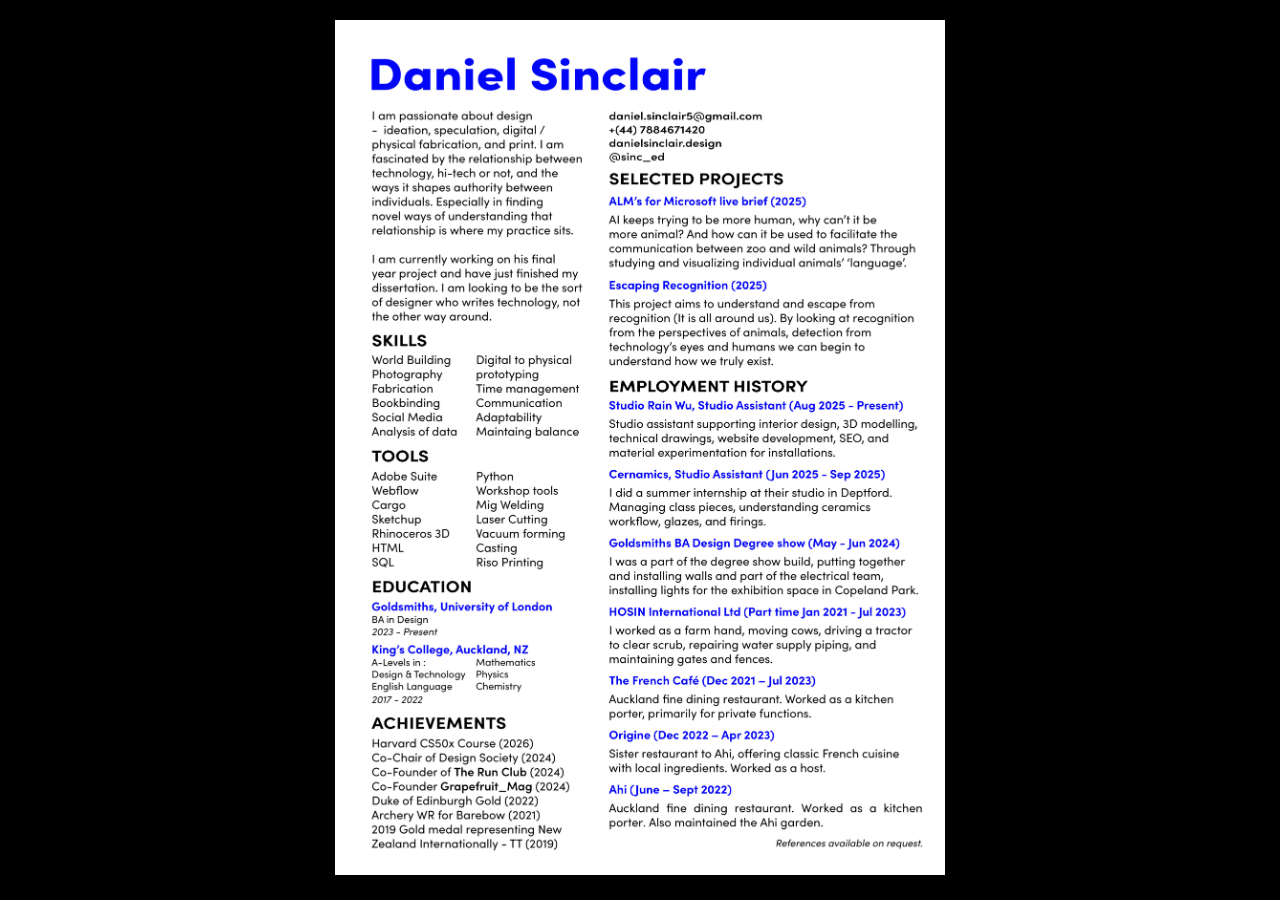
<file: CV.html>
﻿<!DOCTYPE html>
<html lang="en">
<head>
  <meta charset="UTF-8">
  <meta name="viewport" content="width=device-width,initial-scale=1,user-scalable=yes">
  <title>CV</title>
  <style>
    html,body{margin:0;background:#000;color:#fff}
    .container{display:flex;align-items:center;justify-content:center;padding:20px}
    .cv-img{width:auto;height:95vh;max-width:100%;display:block}
  </style>
</head>
<body>
  <div class="container">
    <img class="cv-img" id="cvImage" src="CV%2002-26.jpg" alt="CV">
  </div>
</body>
</html>
</file>
